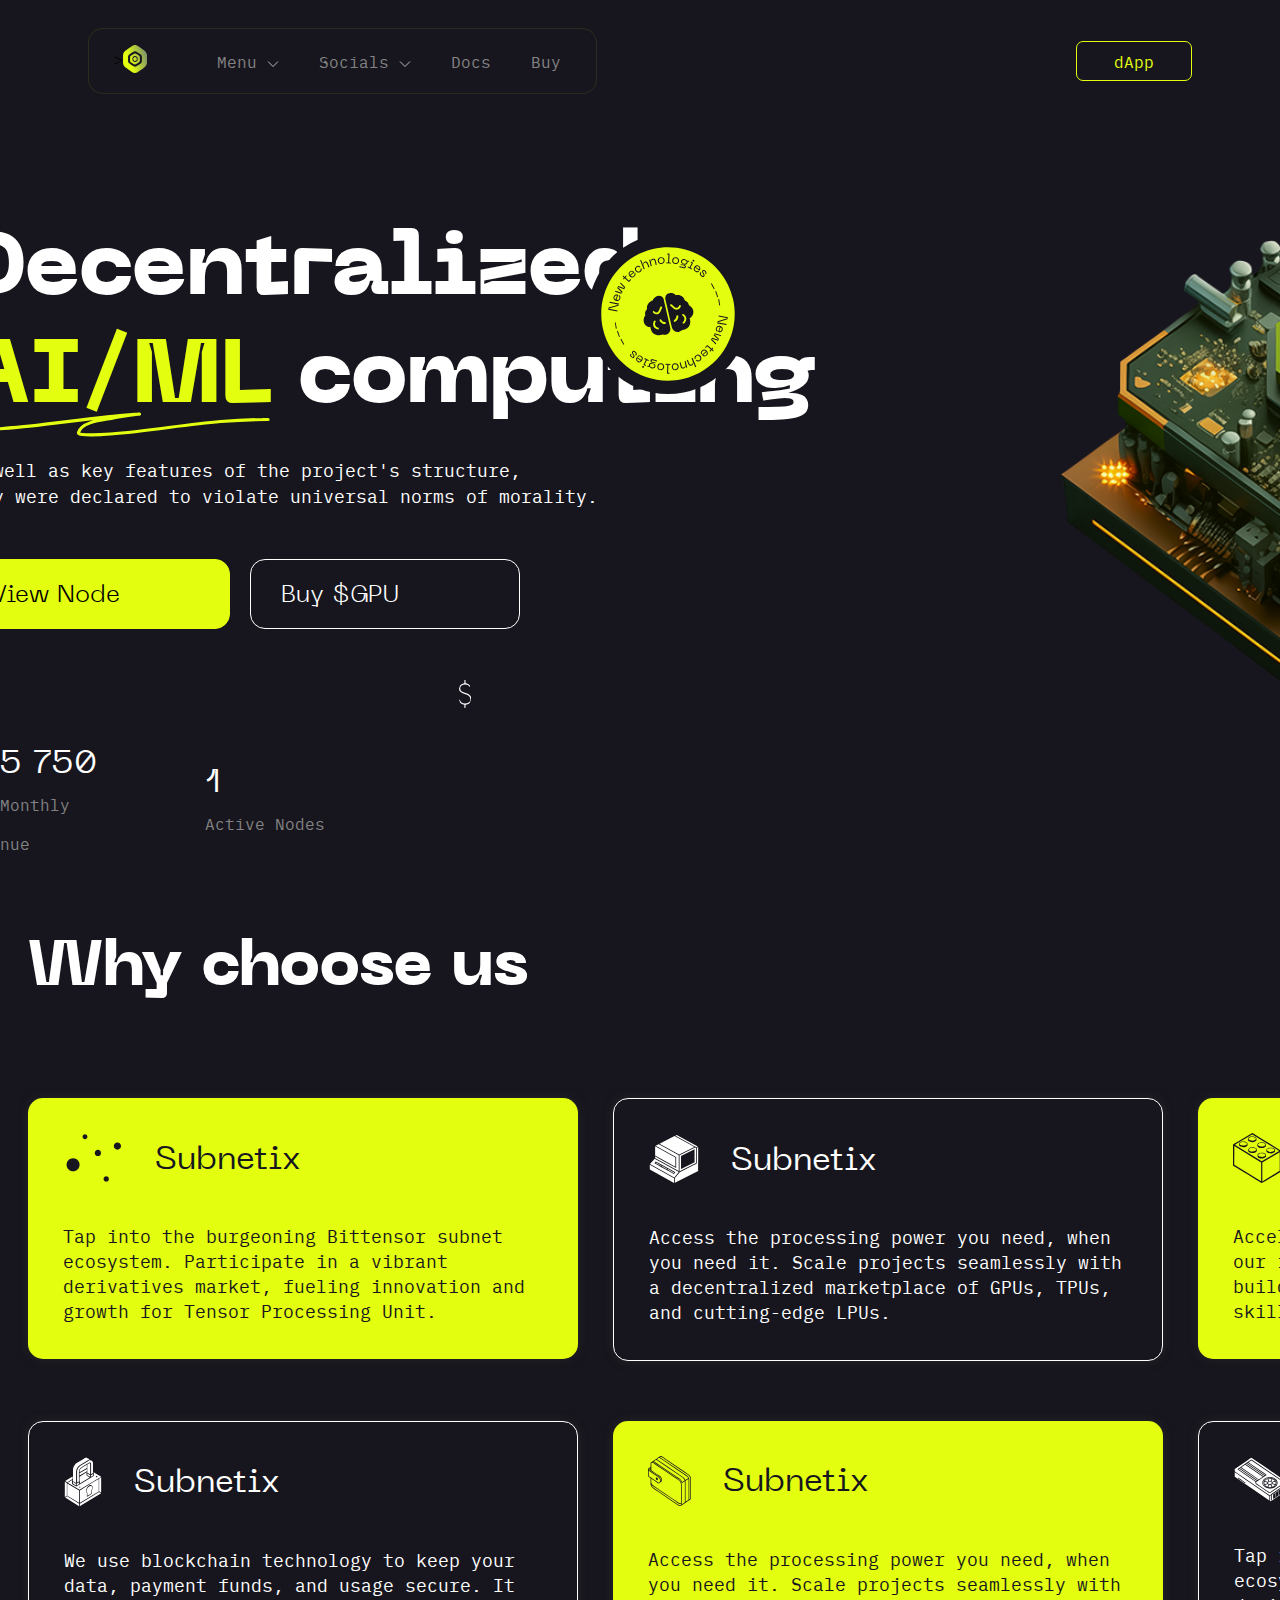
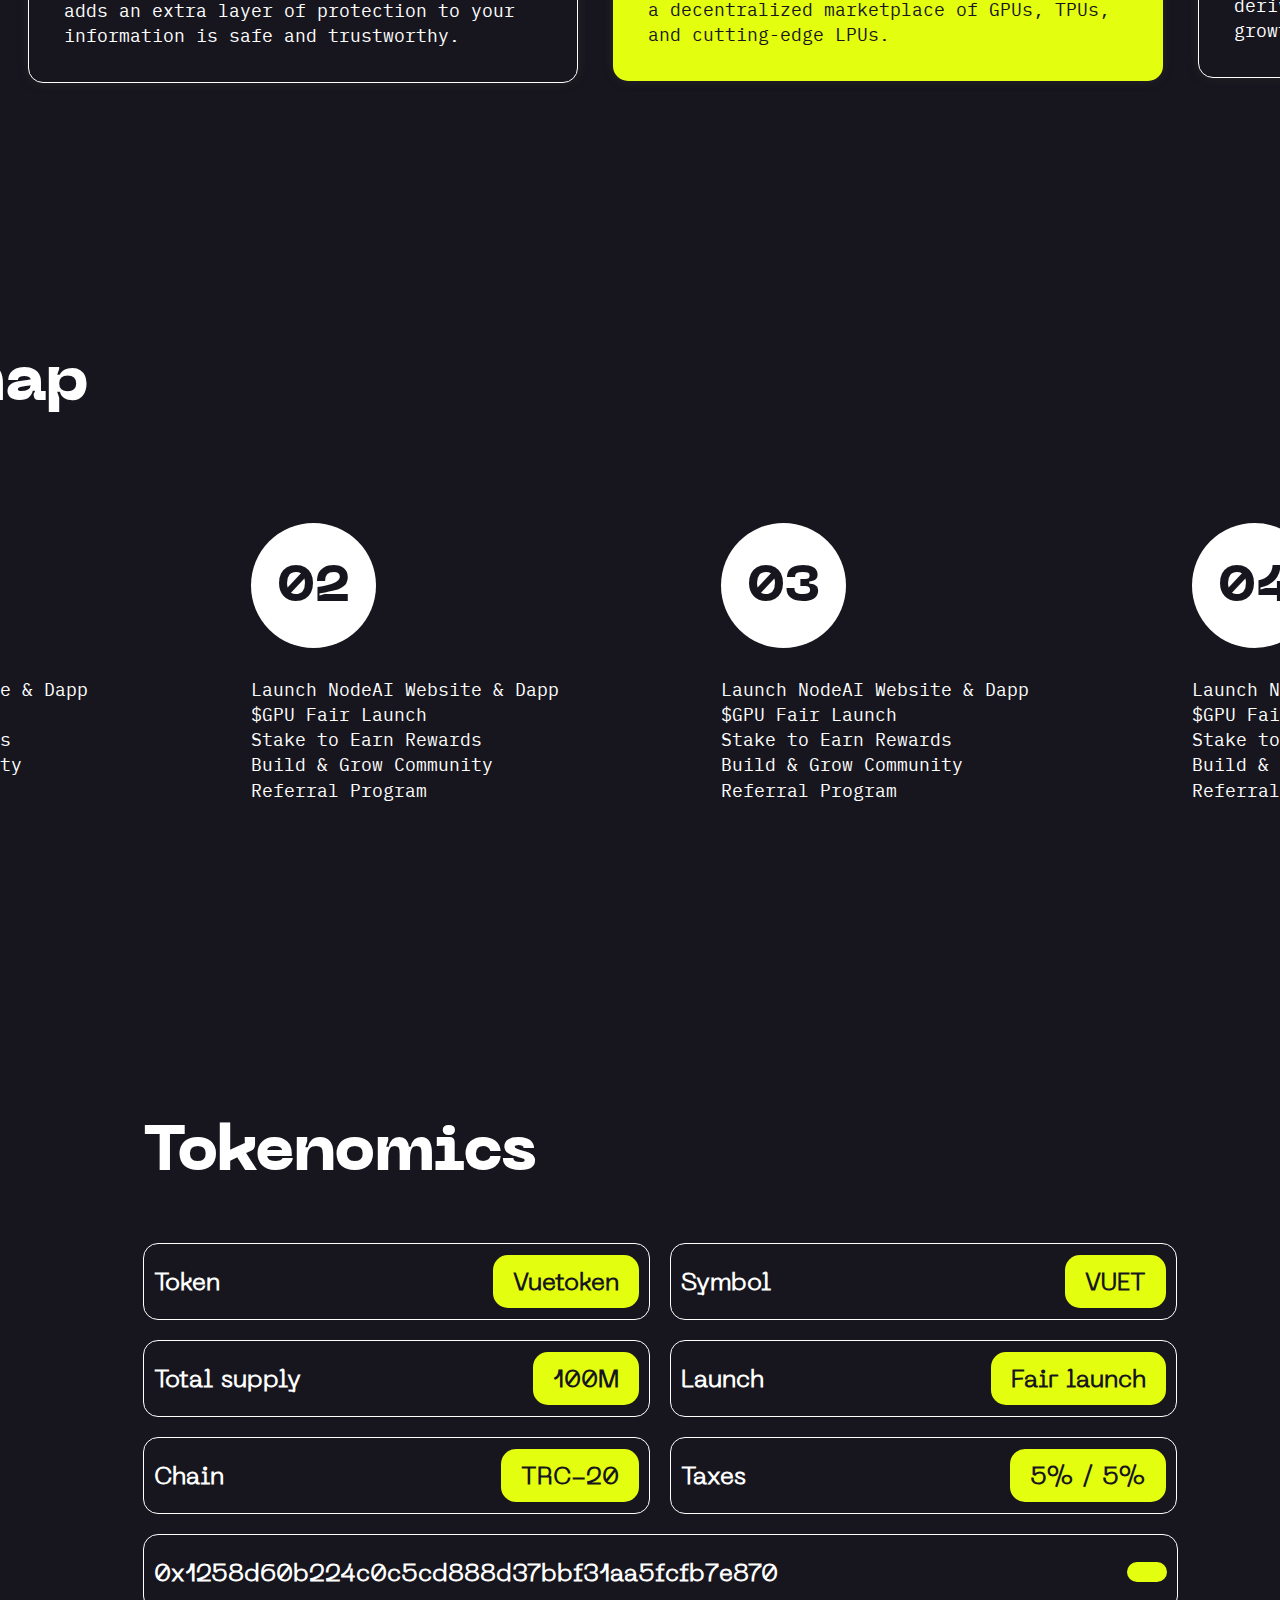
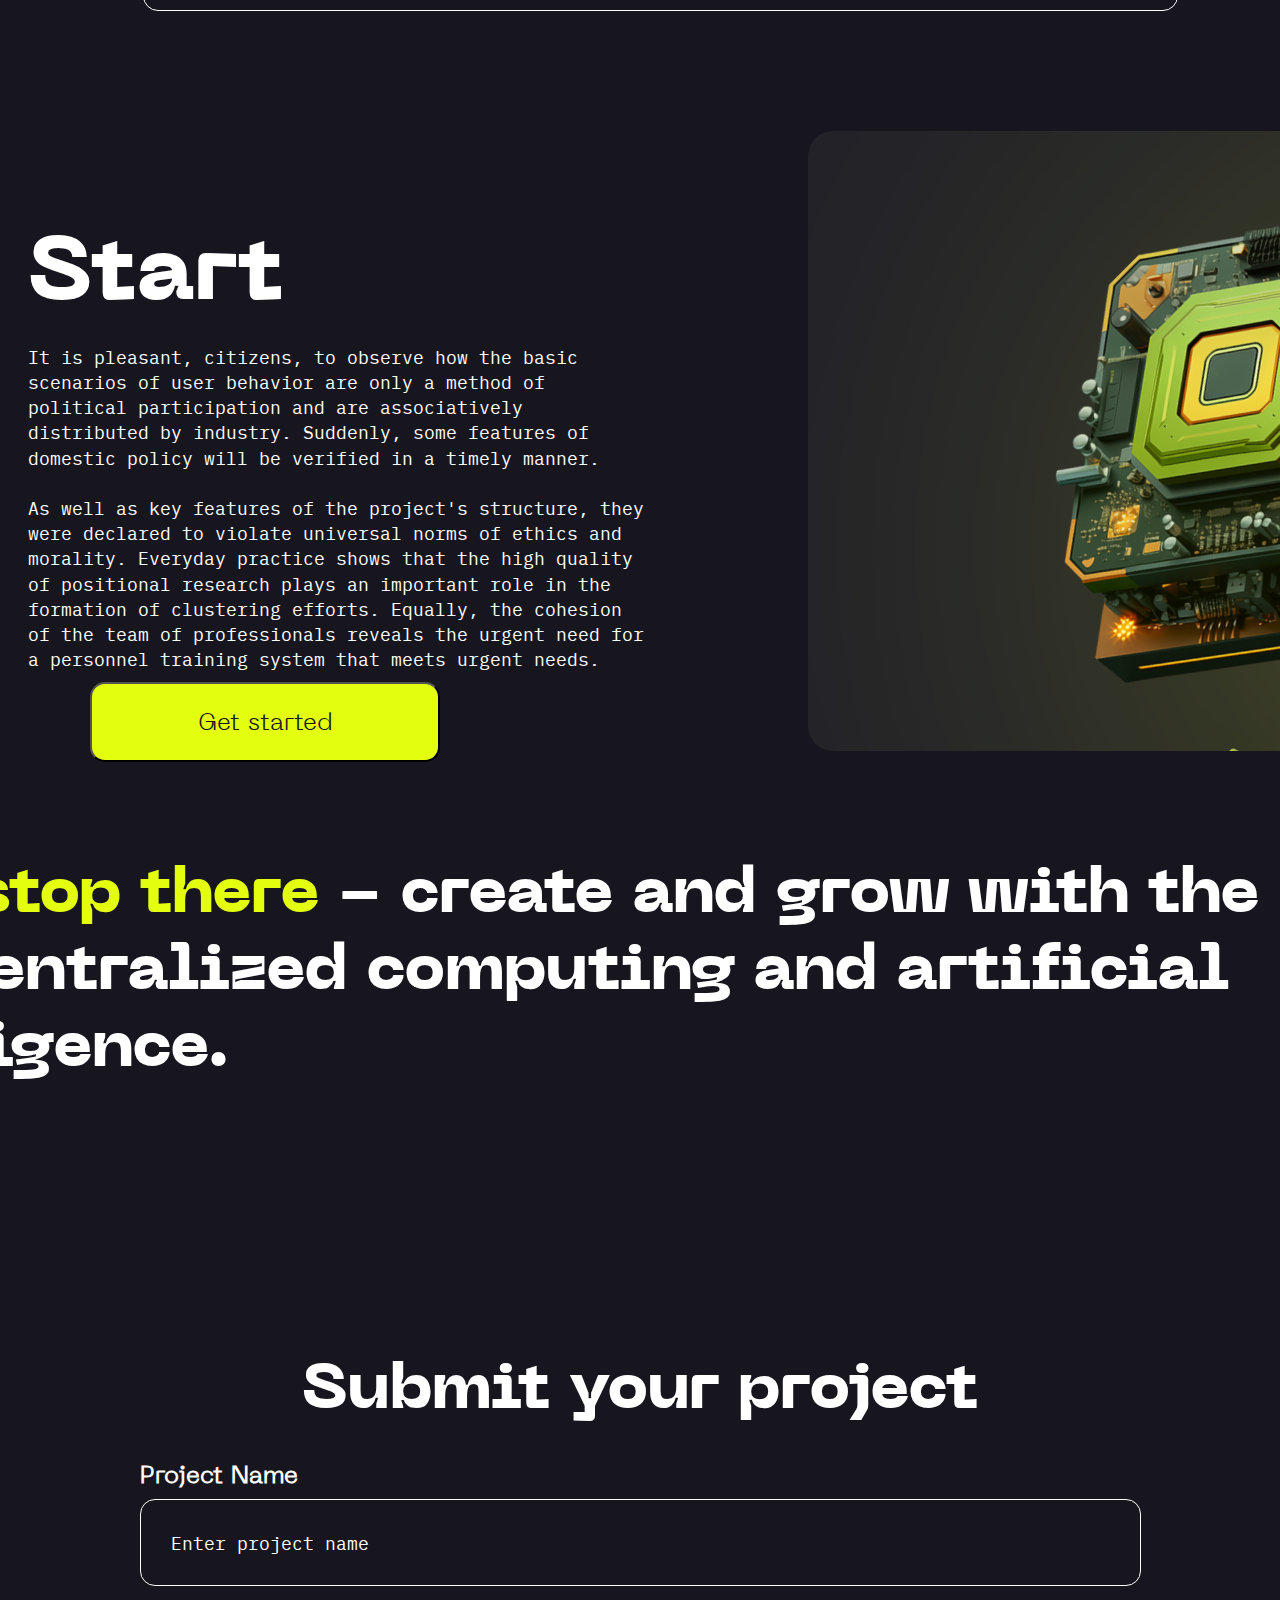
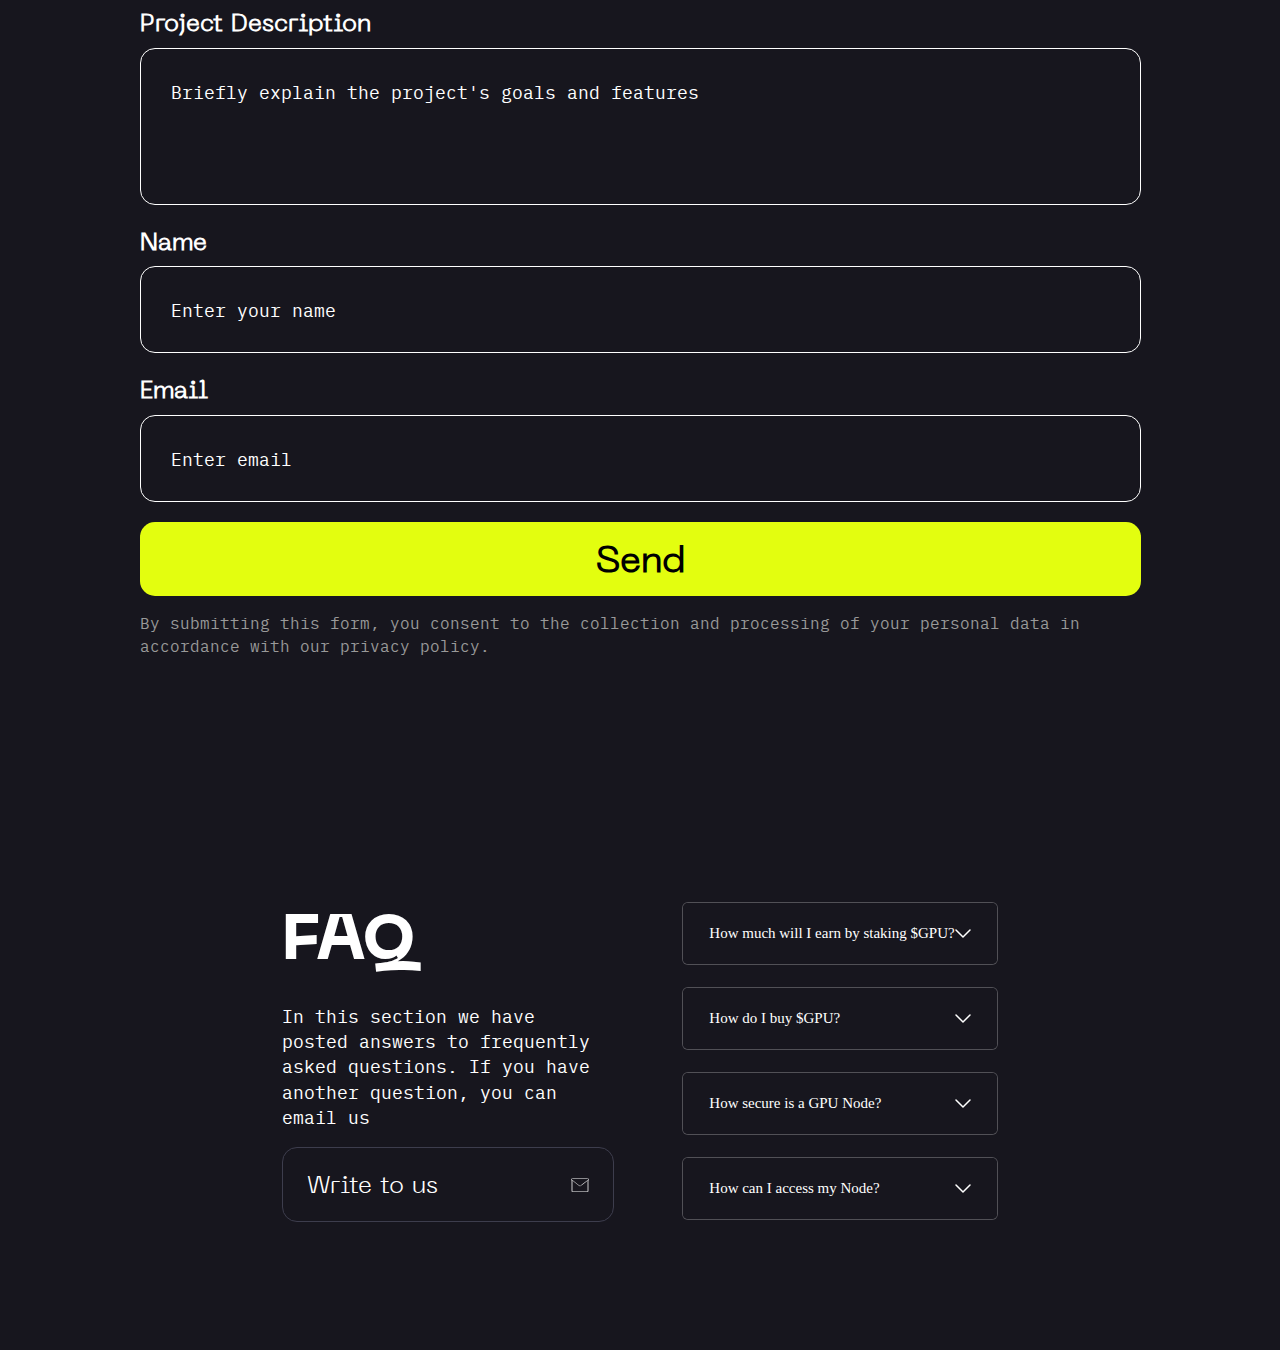
<file: index.html>
<!DOCTYPE html>
<html lang="en">
<head>
    <meta charset="UTF-8">
    <meta http-equiv="X-UA-Compatible" content="IE=edge">
    <meta name="viewport" content="width=device-width, initial-scale=1.0">
    <link rel="stylesheet" href="CSS/style.css">
    <title>Control Work</title>
</head>
<body>
    <header>
        <div class="header_wrapper">
            <div class="header_menu caption">>
                    <div class="logo">
                      <a href="#"><img src="Img/Img-header/Union.svg" alt="@"></a>
                      <div class="vector text-large"><a href="HexaCore">HexaCore</a></div>
                    </div>
                <nav class="text-small">
                    <ul class="nav_links">
                    <li><a href="#">Menu <img src="Img/Img-header/Vector 67.svg" alt="#"></a>
                        <ul class="dropdown">
                            <li><a href="#">Staking</a></li>
                            <li><a href="#">Advantages</a></li>
                            <li><a href="#">Roadmap</a></li>
                            <li><a href="#">Tokenomics</a></li>
                            <li><a href="#">Start</a></li>
                            <li><a href="#">FAQ</a></li>
                        </ul>
                    </li>
                    <li><a href="#">Socials <img src="Img/Img-header/Vector 67.svg" alt="#"></a>
                        <ul class="dropdown">
                            <li><a href="#"><img src="Img/Img-header/Тг.svg" alt="#">Telegram</a></li>
                            <li><a href="#"><img src="Img/Img-header/X.svg" alt="#">Twitter</a></li>
                            <li><a href="#"><img src="Img/Img-header/Etherscan.svg" alt="#">Etherscan</a></li>
                            <li><a href="#"><img src="Img/Img-header/Dextools.svg" alt="#">Dextools</a></li>
                        </ul>
                    </li>
                    <li><a href="#">Docs</a></li>
                    <li><a href="#">Buy</a></li>
                    </ul>
                </nav>
            </div>
            <button class="dapp_button text-small">dApp</button>
        </div>
    </header>

    <main>
        <div class="logo_menu">
            <div class="main_logo">
            <h1>Decentralized <span><img src="Img/img-Main/Кругляш.svg" alt="#"></span>
                <span class="highlight">AI/ML</span> computing <br></h1>
                <p class=" text-regular">As well as key features of the project's structure, <br>
                    they were declared to violate universal norms of morality.</p>
                
                <div class="button_main">
                    <button class="button_main_view text-large">View Node
                        <img src="Img/img-Main/Vector 62.svg" alt="#">
                    </button>
                    <button class="button_main_buy text-large">
                        Buy $GPU 
                        <img src="Img/img-Main/Vector (3).svg" alt="$">
                    </button>
                </div>
                <div class="usd_wrap">
                    <div class="text_USD">
                        <h3>$15 750 <br><span class="text-small">Avg Monthly Revenue</span></h3>
                    </div>
                    <div class="text_USD">
                        <h3>1 <br><span class="text-small">Active Nodes</span></h3>
                    </div>
                </div>
            </div>
            <div class="img_Chart">
                <img src="Img/img-Main/Группа 1 1.svg" alt="#">
            </div>
        </div>
        <div class="Advantages">
            <h2>Why choose us</h2>
            <div class="advantage-blocks">
                <div class="block ">
                    <h3><img src="Img/img-Advantages/Group 257 (1).svg" alt="">Subnetix</h3>
                    <p class="text-regular">Tap into the burgeoning Bittensor subnet ecosystem. Participate in a vibrant derivatives market, fueling innovation and growth for Tensor Processing Unit.</p>
                </div>
                <div class="block block_black">
                    <h3><img src="Img/img-Advantages/Group 272.svg" alt="">Subnetix</h3>
                    <p class="text-regular">Access the processing power you need, when you need it. Scale projects seamlessly with a decentralized marketplace of GPUs, TPUs, and cutting-edge LPUs.</p>
                </div>
                <div class="block">
                    <h3><img src="Img/img-Advantages/Group 259.svg" alt="">Subnetix</h3>
                    <p class="text-regular">Accelerate development and deployment with our intuitive, no-code AI application-building platform, empowering users of all skill levels.</p>
                </div>
                <div class="block block_black">
                    <h3><img src="Img/img-Advantages/Group 266.svg" alt="">Subnetix</h3>
                    <p class="text-regular">We use blockchain technology to keep your data, payment funds, and usage secure. It adds an extra layer of protection to your information is safe and trustworthy.</p>
                </div>
                <div class="block">
                    <h3><img src="Img/img-Advantages/Group 268.svg" alt="">Subnetix</h3>
                    <p class="text-regular">Access the processing power you need, when you need it. Scale projects seamlessly with a decentralized marketplace of GPUs, TPUs, and cutting-edge LPUs.</p>
                </div>
                <div class="block block_black">
                    <h3><img src="Img/img-Advantages/Group 260.svg" alt="">Subnetix</h3>
                    <p class="text-regular">Tap into the burgeoning Bittensor subnet ecosystem. Participate in a vibrant derivatives market, fueling innovation and growth for Tensor Processing Unit.</p>
                </div>
            </div>
        </div>
        <div class="roadmap-section">
            <h2>Roadmap</h2>
            <div class="roadmap">
                <div class="card text-regular">
                    <span class="number">01 <br></span>
                    <p>Launch NodeAI Website & Dapp <br> 
                        $GPU Fair Launch <br> 
                        Stake to Earn Rewards <br> 
                        Build & Grow Community <br>
                        Referral Program</p>
                </div>
                <div class="card text-regular">
                    <span class="number">02 <br></span>
                    <p>Launch NodeAI Website & Dapp <br> 
                        $GPU Fair Launch <br> 
                        Stake to Earn Rewards <br> 
                        Build & Grow Community <br>
                        Referral Program</p>
                </div>
                <div class="card text-regular">
                    <span class="number">03 <br></span>
                    <p>Launch NodeAI Website & Dapp <br> 
                        $GPU Fair Launch <br> 
                        Stake to Earn Rewards <br> 
                        Build & Grow Community <br>
                        Referral Program</p>
                </div>
                <div class="card text-regular">
                    <span class="number">04 <br></span>
                    <p>Launch NodeAI Website & Dapp <br> 
                        $GPU Fair Launch <br> 
                        Stake to Earn Rewards <br> 
                        Build & Grow Community <br>
                        Referral Program</p>
                </div>
            </div>
        </div>
        <div class="info-container">
            <h2>Tokenomics</h2>
            <div class="info-table">
              <div class="info-item">
                <div class="label text-large">Token</div>
                <div class="value text-large">Vuetoken</div>
              </div>
              <div class="info-item">
                <div class="label text-large">Symbol</div>
                <div class="value text-large">VUET</div>
              </div>
              <div class="info-item">
                <div class="label text-large">Total supply</div>
                <div class="value text-large">100M</div>
              </div>
              <div class="info-item">
                <div class="label text-large">Launch</div>
                <div class="value text-large">Fair launch</div>
              </div>
              <div class="info-item">
                <div class="label text-large">Chain</div>
                <div class="value text-large">TRC-20</div>
              </div>
              <div class="info-item">
                <div class="label text-large">Taxes</div>
                <div class="value text-large">5% / 5%</div>
              </div>
            </div>
            <div class="info-item-address">
                <div class="label text-large">0x1258d60b224c0c5cd888d37bbf31aa5fcfb7e870</div>
                <div class="value text-large"></div>
              </div>
        </div>
        <div class="logo_menu">
            <div class="main_logo">
                <h1>Start</h1>
                <div class="start">
                    <p class="start_text text-regular">It is pleasant, citizens, to observe how the basic scenarios of user behavior are only a method of political participation and are associatively distributed by industry. Suddenly, some features of domestic policy will be verified in a timely manner. <br> <br>
                        As well as key features of the project's structure, they were declared to violate universal norms of ethics and morality. Everyday practice shows that the high quality of positional research plays an important role in the formation of clustering efforts. Equally, the cohesion of the team of professionals reveals the urgent need for a personnel training system that meets urgent needs. </p>
                </div>
            </div>
            <div class="img_Chart">
                <img src="Img/img-Main/img.svg" alt="#">
            </div>
        </div>
        <div class="button_main">
            <button class="button_main_get_stated text-large">Get started</button>
        </div>
        <div class="container">
            <h2 class="intermediate_text"> <span> Don't stop there </span> - create and grow with the help of decentralized computing and artificial <br> intelligence.</h2>
        </div>
        <div class="form-container">
            <h2>Submit your project</h2>
            <form class="text-large">
              <label for="projectName">Project Name</label>
              <input type="text" id="projectName" name="projectName" placeholder="Enter project name" />
        
              <label for="projectDescription">Project Description</label>
              <input type="text_2" id="projectName" name="projectName" placeholder="Briefly explain the project's goals and features" />
        
              <label for="name">Name</label>
              <input type="text" id="name" name="name" placeholder="Enter your name" />
        
              <label for="email">Email</label>
              <input type="text" id="email" name="email" placeholder="Enter email" />
        
              <button class="submit-btn text-large">Send</button>
              <p class="disclaimer text-small">
                By submitting this form, you consent to the collection and processing of your personal data
                in accordance with our privacy policy.
              </p>
            </form>
        </div>
        <section class="faq">
            <!-- Левый столбец -->
            <div class="faq__left">
                <h2 class="faq__title">FAQ</h2>
    
                <p class="text-regular">
                    In this section we have posted answers to frequently asked questions.
                    If you have another question, you can email us
                </p>
    
                <button class="faq__btn text-large">
                    Write to us        
                    <span class="icon-mail"></span>
                  </button>
            </div>
    
            <!-- Правый столбец (аккордеон) -->
            <div class="faq__right">
                <details class="faq-item">
                    <summary>
                        How much will I earn by staking $GPU?
                        <svg class="icon-arrow" width="16" height="9" viewBox="0 0 16 9" fill="none">
                            <path d="M1 1L8 8L15 1" stroke="currentColor" stroke-width="1.5"
                                  stroke-linecap="round" stroke-linejoin="round"/>
                        </svg>
                    </summary>
                    <p>
                        Your earnings depend on the amount of $GPU you stake and the annual
                        percentage yield at that time. Rewards are automatically added to
                        your wallet.
                    </p>
                </details>
    
                <details class="faq-item">
                    <summary>How do I buy $GPU?
                        <svg class="icon-arrow" width="16" height="9" viewBox="0 0 16 9" fill="none">
                            <path d="M1 1L8 8L15 1" stroke="currentColor" stroke-width="1.5"
                                  stroke-linecap="round" stroke-linejoin="round"/>
                        </svg>
                    </summary>
                    <p>
                        $GPU can be bought on major DEXes such as Uniswap and Sushiswap.
                        Make sure you're using the correct contract address.
                    </p>
                </details>
    
                <details class="faq-item">
                    <summary>How secure is a GPU Node?
                        <svg class="icon-arrow" width="16" height="9" viewBox="0 0 16 9" fill="none">
                            <path d="M1 1L8 8L15 1" stroke="currentColor" stroke-width="1.5"
                                  stroke-linecap="round" stroke-linejoin="round"/>
                        </svg>
                    </summary>
                    <p>
                        All nodes are hardened using industry best practices, run inside
                        isolated containers and are continuously monitored.
                    </p>
                </details>
    
                <details class="faq-item">
                    <summary>How can I access my Node?
                        <svg class="icon-arrow" width="16" height="9" viewBox="0 0 16 9" fill="none">
                            <path d="M1 1L8 8L15 1" stroke="currentColor" stroke-width="1.5"
                                  stroke-linecap="round" stroke-linejoin="round"/>
                        </svg>
                    </summary>
                    <p>
                        You will receive SSH credentials after deployment. All traffic is
                        encrypted and protected by a firewall.
                    </p>
                </details>
            </div>
        </section>
    </main>
</body>
</html>
</file>
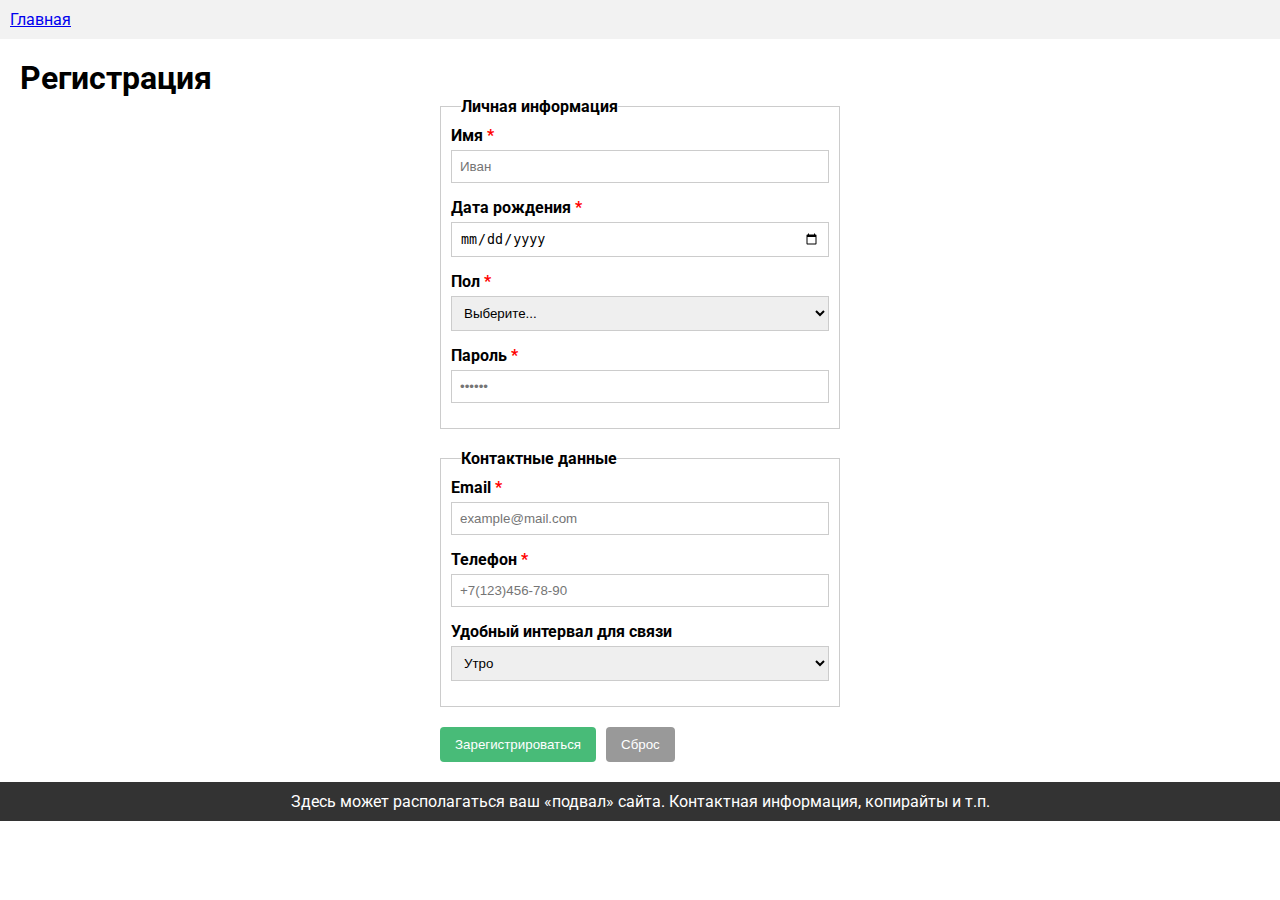
<file: test1.html>
<!DOCTYPE html>
<html lang="ru">
<head>
  <meta charset="UTF-8" />
  <title>Регистрация</title>
  <!-- Подключение вашего CSS -->
  <link rel="stylesheet" href="CSS/styles.css" />
</head>
<body>
  <!-- Header (скопирован из index.html) -->
  <header>
    <nav>
      <ul>
        <li><a href="index.html">Главная</a></li>
        <!-- Другие пункты меню, если есть -->
      </ul>
    </nav>
  </header>

  <!-- Основной контент с формой регистрации -->
  <main>
    <h1>Регистрация</h1>
    <form action="#" method="post">
      <!-- Группа: Личная информация -->
      <fieldset>
        <legend>Личная информация</legend>

        <div class="form-group">
          <label for="name">Имя <span style="color:red;">*</span></label>
          <input 
            type="text" 
            id="name" 
            name="name" 
            placeholder="Иван" 
            required 
          />
        </div>

        <div class="form-group">
          <label for="birthdate">Дата рождения <span style="color:red;">*</span></label>
          <input 
            type="date" 
            id="birthdate" 
            name="birthdate" 
            required 
          />
        </div>

        <div class="form-group">
          <label for="gender">Пол <span style="color:red;">*</span></label>
          <select id="gender" name="gender" required>
            <option value="">Выберите...</option>
            <option value="male">Мужской</option>
            <option value="female">Женский</option>
            <option value="other">Другое</option>
          </select>
        </div>

        <div class="form-group">
          <label for="password">Пароль <span style="color:red;">*</span></label>
          <input 
            type="password" 
            id="password" 
            name="password" 
            placeholder="••••••" 
            required 
          />
        </div>
      </fieldset>

      <!-- Группа: Контактные данные -->
      <fieldset>
        <legend>Контактные данные</legend>

        <div class="form-group">
          <label for="email">Email <span style="color:red;">*</span></label>
          <input 
            type="email" 
            id="email" 
            name="email" 
            placeholder="example@mail.com" 
            required 
          />
        </div>

        <div class="form-group">
          <label for="phone">Телефон <span style="color:red;">*</span></label>
          <input 
            type="tel" 
            id="phone" 
            name="phone" 
            placeholder="+7(123)456-78-90" 
            required 
          />
        </div>

        <div class="form-group">
          <label for="contact-time">Удобный интервал для связи</label>
          <select id="contact-time" name="contact-time">
            <option value="morning">Утро</option>
            <option value="day">День</option>
            <option value="evening">Вечер</option>
            <option value="night">Ночь</option>
          </select>
        </div>
      </fieldset>

      <!-- Кнопки отправки и сброса -->
      <div class="form-actions">
        <button type="submit">
          <span>Зарегистрироваться</span>
          <!-- Здесь может быть иконка, например <i class="fa fa-check"></i> -->
        </button>
        <button type="reset">
          <span>Сброс</span>
          <!-- Здесь может быть иконка, например <i class="fa fa-times"></i> -->
        </button>
      </div>
    </form>
  </main>

  <!-- Footer (скопирован из index.html) -->
  <footer>
    <p>Здесь может располагаться ваш «подвал» сайта. Контактная информация, копирайты и т.п.</p>
  </footer>
</body>
</html>
</file>
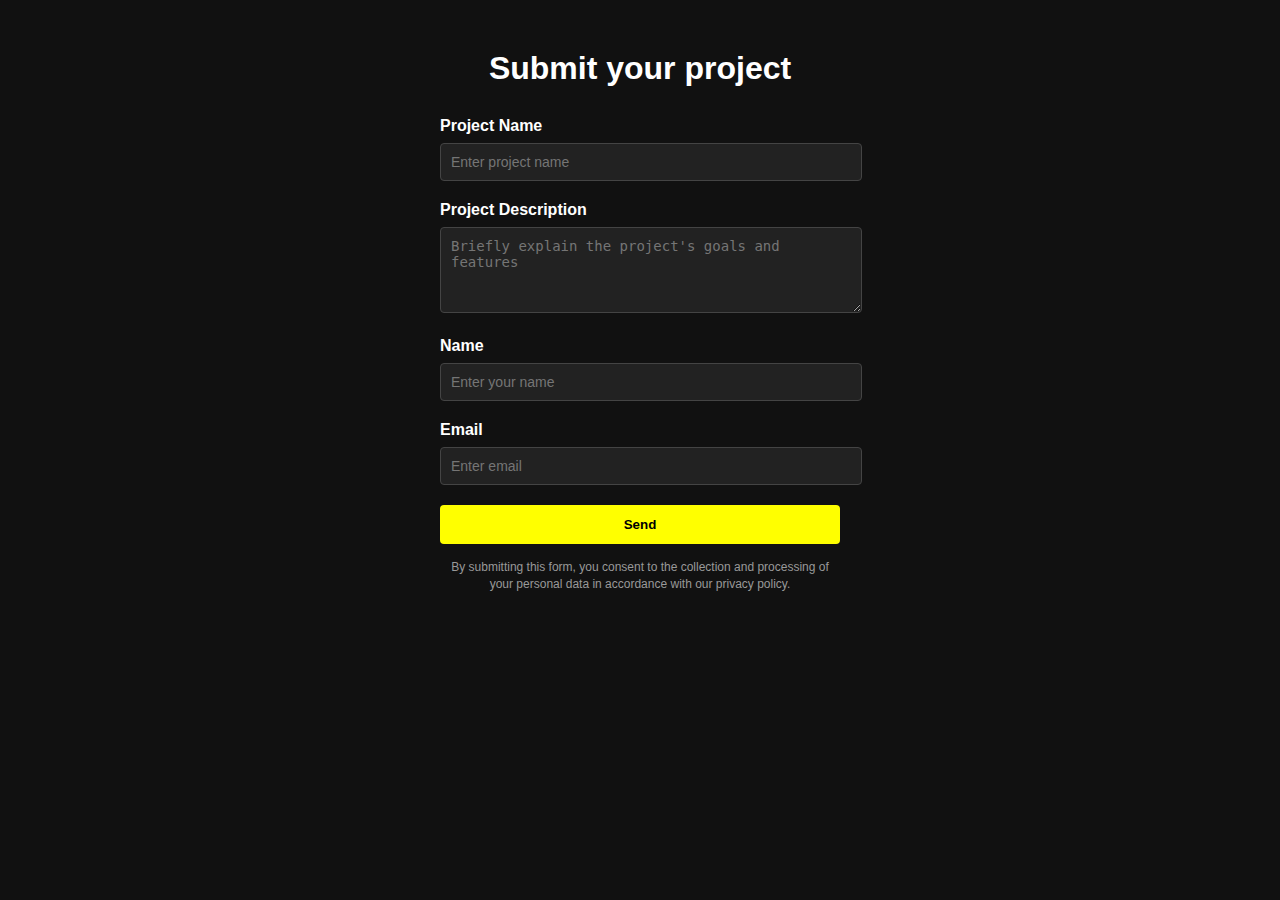
<file: test2.html>
<!DOCTYPE html>
<html lang="en">
<head>
  <meta charset="UTF-8" />
  <title>Submit your project</title>
  <style>
    body {
      background-color: #111;
      color: #fff;
      font-family: sans-serif;
      margin: 0;
      padding: 0;
    }
    .form-container {
      max-width: 400px;
      margin: 50px auto;
      padding: 0 20px;
    }
    h1 {
      text-align: center;
      margin-bottom: 30px;
    }
    label {
      display: block;
      margin-bottom: 8px;
      font-weight: bold;
    }
    input[type="text"],
    textarea {
      width: 100%;
      padding: 10px;
      margin-bottom: 20px;
      background-color: #222;
      border: 1px solid #444;
      border-radius: 4px;
      color: #fff;
      font-size: 14px;
    }
    textarea {
      resize: vertical; /* можно менять высоту по желанию */
    }
    .submit-btn {
      display: inline-block;
      width: 100%;
      padding: 12px;
      background-color: #ff0;
      color: #000;
      font-weight: bold;
      border: none;
      border-radius: 4px;
      cursor: pointer;
      transition: background-color 0.2s ease-in-out;
    }
    .submit-btn:hover {
      background-color: #f1c40f;
    }
    .disclaimer {
      margin-top: 15px;
      font-size: 12px;
      color: #999;
      line-height: 1.4;
      text-align: center;
    }
  </style>
</head>
<body>
  <div class="form-container">
    <h1>Submit your project</h1>
    <form>
      <label for="projectName">Project Name</label>
      <input type="text" id="projectName" name="projectName" placeholder="Enter project name" />

      <label for="projectDescription">Project Description</label>
      <textarea
        id="projectDescription"
        name="projectDescription"
        rows="4"
        placeholder="Briefly explain the project's goals and features"
      ></textarea>

      <label for="name">Name</label>
      <input type="text" id="name" name="name" placeholder="Enter your name" />

      <label for="email">Email</label>
      <input type="text" id="email" name="email" placeholder="Enter email" />

      <button type="submit" class="submit-btn">Send</button>
      <p class="disclaimer">
        By submitting this form, you consent to the collection and processing of your personal data
        in accordance with our privacy policy.
      </p>
    </form>
  </div>
</body>
</html>
</file>
<file: CSS/style.css>
@font-face {
    font-family: 'Plex_Mono';
    src: url('/Fonts/ibmplexmono-regular-webfont.woff') format('woff'),
         url('/Fonts/ibmplexmono-regular-webfont.woff2') format('woff2');
    font-weight: normal;
    font-style: normal;
}
@font-face {
    font-family: 'NeueMachina_Medium';
    src: url('/Fonts/ppneuemachina-light-webfont.woff2') format('woff2'),
         url('/Fonts/ppneuemachina-light-webfont.woff') format('woff');
    font-weight: normal;
    font-style: normal;
}
@font-face {
    font-family: 'NeueMachina_Regular';
    src: url('/Fonts/ppneuemachina-regular-webfont.woff2') format('woff2'),
         url('/Fonts/ppneuemachina-regular-webfont.woff') format('woff');
    font-weight: normal;
    font-style: normal;
}
@font-face {
    font-family: 'NeueMachina_Bold';
    src: url('/Fonts/ppneuemachina-ultrabold-webfont.woff2') format('woff2'),
         url('/Fonts/ppneuemachina-ultrabold-webfont.woff') format('woff');
    font-weight: normal;
    font-style: normal;
}
* {
    background-color: #17161E;
    box-sizing: border-box;
    list-style: none;
    text-decoration: none;
}
h1 {
    font-family: 'NeueMachina_Bold', sans-serif;
    font-weight: 700;
    font-size: 5.625em;
    line-height: 120%;
    color: #ffffff;
}
h2 {
    font-family: 'NeueMachina_Bold', sans-serif;
    font-weight: 700;
    font-size: 4em;
    line-height: 120%;
    color: #ffffff;
}
h3 {
    font-family: 'NeueMachina_Regular', sans-serif;
    font-weight: 500;
    font-size: 2em;
    line-height: 120%;
    color: #ffffff;
}
.text-large {
    font-family: 'NeueMachina_Medium', sans-serif;
    font-weight: 400;
    font-size: 1.5em;
    line-height: 140%;
    color: #ffffff;
}
.text-regular {
    font-family: 'Plex_Mono', sans-serif;
    font-weight: 400;
    font-size: 1.125em;
    line-height: 140%;
    color: #ffffff;
}
.text-small {
    font-family: 'Plex_Mono', sans-serif;
    font-weight: 400;
    font-size: 1em;
    line-height: 140%;
    color: #ffffff;
}
@keyframes rotated_logo {
    0% {
        transform: rotate(0deg);
    }
    100% {
        transform: rotate(360deg);
    }
}

header {
    top: 30px;
    left: 100px;
}

main {
    display: flex;
    flex-direction: column;
    align-items: center;
    margin: 0 auto;
    padding: 20px;
    min-height: 100vh;
}

.header_section {
    display: flex;
    justify-content: space-between;
    align-items: center;
    gap: 20px;
}

.header_wrapper {
    display: flex;
    align-items: center;
    justify-content: space-between;
    padding: 20px 80px;
}

.header_menu {
    display: inline-flex;
    flex-flow: row nowrap;
    justify-content: flex-start;
    align-items: center;
}

.header_menu nav ul li {
    position: relative;
}
.header_menu nav ul li a {
    padding: 0px 10px;
    color: #838383;
    display: block;
}
.header_menu nav ul li ul {
    display: none;
    position: absolute;
    left: 0;
    background-color: #17161E;
    padding-inline-start: 0;
    line-height: 200%;
    width: 150%;
}
.header_menu nav ul li:hover > ul {
    display: block;
}
.header_menu nav ul li a:hover {
    color: #ffffff;
}

.caption {
    display: flex;
    align-items: center;
    border-radius: 15px;
    border: 1px solid #E3FE0F1A;
    padding: 5px 25px;
    width: auto;
    height: auto;
}

.logo_menu {
    display: flex;
    align-items: center;
    justify-content: center;
    margin: 0 auto;
    max-width: 1720px;
}

.logo {
    display: flex;
    flex-flow: row nowrap;
    justify-content: flex-start;
    align-items: center;
    width: 24.006668090820312px; 
    height: 28px;
    gap: 5px;
}

.HexaCore {
    width: 144.04000854492188px;
    height: 21px;
    top: 3.55px;
    left: 35.96px;
}

.nav_links {
    display: flex;
    align-items: center;
    gap: 20px;
    margin-left: 20px;
}

.nav_links li {
    position: relative;
}

.nav_links li a {
    padding: 0px 10px;
    color: #838383;
    display: block;
}

.nav_links li a:hover {
    color: #ffffff;
}

.vector {
    margin-left: 12px;
    font-weight: bold;
    color: #fff;
    top: 9.43px;
    left: 164.26px;
}
.vector a {
    color: #ffffff;
    text-decoration: none;
}

header nav ul li {
    display: flex;
    align-items: center;
    gap: 20px;
}
header nav ul li a {
    padding: 0px 25px;
    color: #838383;
    display: block;
}
header nav ul li a:hover {
    color: #ffffff;
}
nav ul li ul {
    display: none;
    position: absolute;
    left: 0;
    background-color: #17161E;
    padding-inline-start: 0;
    line-height: 200%;
    width: 150%;
}
nav ul li:hover > ul {
    display: block;
}

.dapp_button {
    color: #E3FE0F;
    border: 1px solid #E3FE0F;
    padding: 8px 37px;
    border-radius: 7px;
    background-color: transparent;
    cursor: pointer;
}
.dropdown {
    position: absolute;
    top: 100%;
    left: 0;
}
.dapp_button:hover {
    background: #E3FE0F;
    box-shadow: 0px 4px 25px 0px #E3FE0F80;
    border: 1px solid #E3FE0F;
    color: #17161E;
}
.dapp_button:active {
    box-shadow: 0px 4px 4px 0px #17161E66 inset;
}

.main_logo {
    flex: 1;
    width: 1100px;
}

.main_logo p {
    color: #ffffff;
}

.main_logo img {
    transform: translate(-50%, 100px);
    border-radius: 50%;
    animation: rotated_logo 40s linear infinite;
}

.main_logo span {
    color: #E3FE0F;
}

.highlight {
    position: relative;
    display: inline-block;
    padding-bottom: 10px;
}
.highlight::after {
    content: "";
    position: absolute;
    left: 50%;
    transform: translateX(-50%);
    bottom: 0;
    width: 310px;
    height: 30px;
    background: url('/Img/img-Main/Волна.svg') no-repeat center;
    background-size: contain;
}

.main_p {
    margin-top: 20px;
    bottom: 20px;
}

.button_main {
    display: flex;
    width: 1100px;
    margin-top: 51px;
    gap: 20px;
}

.button_main_view {
    display: flex;
    align-items: center;
    justify-content: space-between;
    padding-left: 30px;
    padding-right: 41px;
    text-align: start;
    width: 270px;
    background-color: #E3FE0F;
    color: black;
    border: 1px solid #E3FE0F;
    border-radius: 15px;
    cursor: pointer;
}
.button_main_view:hover {
    background: #E3FE0F;
    box-shadow: 0px 4px 25px 0px #E3FE0F80;
    border: 1px solid #E3FE0F;
    color: #17161E;
}
.button_main_view:active {
    box-shadow: 0px 4px 4px 0px #17161E66 inset;
}

.button_main_buy {
    display: flex;
    align-items: center;
    justify-content: space-between;
    padding-left: 30px;
    padding-right: 41px;
    text-align: start;
    height: 70px;
    width: 270px;
    background-color: #17161E;
    color: #ffffff;
    border: 0.1px solid #ffffff;
    border-radius: 15px;
    cursor: pointer;
}

.button_main_buy:hover {
    background: #E3FE0F;
    box-shadow: 0px 4px 25px 0px #E3FE0F80;
    border: 1px solid #E3FE0F;
    color: #17161E;
}

.button_main_buy:active {
    box-shadow: 0px 4px 4px 0px #17161E66 inset;
}

.usd_wrap {
    display: flex;
    gap: 62px;
}

.text_USD {
    display: flex;
    align-items: center;
    width: 183px;
    height: 49px;
    margin-top: 147px;
}

.text_USD span {
    color: #838383;
    font-size: 16px;
}

.img_Chart {
    flex: 1;
    display: flex;
}

.Advantages {
    display: flex;
    flex-direction: column;
    text-align: center;
    align-self: center;
    margin: 0 auto;
    width: 1720px;
    max-height: 745px;
    margin-top: 50px;
    height: fit-content;
}

.Advantages h2 {
    text-align: start;
}

.advantage-blocks {
    display: flex;
    flex-direction: row;
    flex-wrap: wrap;
    justify-content: space-between;
    gap: 20px;
}

.block {
    display: flex;
    flex-direction: column;
    width: 32%;
    box-shadow: 0 0 10px 0 #3030308e;
    border-radius: 15px;
    padding: 15px;
    margin-top: 40px;
    color: #17161E;
    background-color: #E3FE0F;
    height: fit-content;
}

.block p {
    text-align: left;
    background-color: #E3FE0F;
    color: #17161E;
    margin: 20px;
    margin-bottom: 20px;
}

.block h3 {
    display: flex;
    align-items: center;
    background-color: #E3FE0F;
    color: #17161E;
    margin: 20px;
    gap: 32px;
}

.block img {
    background-color: #E3FE0F;
}

.block_black {
    background-color: #17161E;
    color: #ffffff;
    border: 1px solid #ffffff;
}

.block_black img {
    background-color: #17161E;
}

.block_black h3 {
    color: #fff;
    background-color: #17161E;
    margin: 20px;
}

.block_black p {
    margin: 20px;
    margin-bottom: 20px;
    color: #fff;
    background-color: #17161E;
}

.roadmap-section {
    width: 1720px;
    margin-top: 250px;
    padding: 20px 0;
    clear: both;
}

.roadmap-section h2 {
    max-width: 500px;
}

.roadmap {
    display: flex;
    flex-flow: row nowrap;
    justify-content: space-between;
    max-width: 1720px;
    margin-bottom: 200px;
    gap: 50px;
}

.card {
    display: flex;
    flex-direction: column;
    align-items: flex-start;
    gap: 10px;
    margin-top: 50px;
    max-width: 335px;
    max-height: 330px;
}

.card p {
    color: #ffffff;
}

.number {
    display: inline-flex;
    width: 125px;
    height: 125px;
    gap: 10px;
    border-radius: 100px;
    padding: 45px 30px;
    text-align: center;
    justify-content: center;
    align-items: center;
    background-color: #ffffff;
    color: #17161E;
    font-size: 50px;
    font-weight: 700;
    font-family: 'NeueMachina_Bold', serif;
}

.main_section {
    display: grid;
}

.info-container {
    max-width: 1035px;
    margin: 0 auto;
    padding: 20px;
    margin-bottom: 100px;
}

.info-table {
    display: grid;
    grid-template-columns: repeat(2, 1fr);
    max-width: 1035px;
    max-height: 368px;
    gap: 20px;
    margin-bottom: 20px;
}

.info-item {
    display: flex;
    justify-content: space-between;
    align-items: center;
    background-color: #17161E;
    border: 1px solid #ffffff;
    border-radius: 15px;
    padding: 10px;
    width: 507px;
    height: 77px;
}

.info-item-address {
    display: flex;
    justify-content: space-between;
    align-items: center;
    background-color: #17161E;
    border: 1px solid #ffffff;
    border-radius: 15px;
    padding: 10px;
    width: 1035px;
    height: 77px;
}

.label {
    color: #ffffff;
    font-weight: bold;
}

.value {
    background-color: #E3FE0F;
    color: #17161E;
    padding: 10px 20px;
    border-radius: 15px;
    font-weight: bold;
    text-align: center;
}

.start {
    display: flex;
    width: 779px;
    height: 338px;
}

.start_text {
    display: flex;
    width: 620px;
}

.main_logo h1 {
    margin: 0;
}

.button_main_get_stated {
    display: flex;
    align-items: center;
    justify-content: center;
    padding: 30px;
    text-align: center;
    height: 80px;
    width: 350px;
    background-color: #E3FE0F;
    color: #17161E;
    border-radius: 15px;
    cursor: pointer;
    margin-top: -120px;
}

.button_main_get_stated:hover {
    background: #E3FE0F;
    box-shadow: 0px 4px 25px 0px #E3FE0F80;
    border: 1px solid #E3FE0F;
    color: #17161E;
}

.button_main_get_stated:active {
    box-shadow: 0px 4px 4px 0px #17161E66 inset;
}

.logo_start {
    display: inline-flex;
    margin-top: 100px;
    max-width: 1719px;
    max-height: 620px;
}

.container {
    display: flex;
    justify-content: center;
    align-items: stretch;
    text-align: center;
    width: 1720px;
    height: 199px;
}

.intermediate_text {
    text-align: left;
}

.intermediate_text span {
    color: #E3FE0F;
}

.form-container {
    max-width: 1041px;
    margin: 150px auto;
    padding: 0 20px;
}

.form-container p {
    display: flex;
    text-align: left;
    font-size: 16px;
    font-family: Plex_Mono, sans-serif;
}

.form-container h2 {
    text-align: center;
    margin-bottom: 30px;
    margin-top: 200px;
}

label {
    display: block;
    margin-bottom: 8px;
    font-weight: bold;
}

input[type="text"] {
    width: 100%;
    padding: 30px;
    margin-bottom: 20px;
    background-color: #17161E;
    border: 1px solid #ffffff;
    border-radius: 15px;
    font-weight: 400;
    color: #ffffff;
    font-size: 18px;
    font-family: Plex_Mono, sans-serif;
    box-sizing: border-box;
}

input[type="text_2"] {
    width: 100%;
    margin-bottom: 20px;
    padding: 30px 30px 100px 30px;
    background-color: #17161E;
    border: 1px solid #ffffff;
    border-radius: 15px;
    font-weight: 400;
    color: #ffffff;
    font-size: 18px;
    font-family: Plex_Mono, sans-serif;
    box-sizing: border-box;
}

textarea {
    width: 100%;
    padding: 10px;
    margin-bottom: 20px;
    background-color: #17161E;
    border: 1px solid #ffffff;
    border-radius: 15px;
    color: #ffffff;
    font-size: 18px;
    font-family: Plex_Mono, sans-serif;
    box-sizing: border-box;
    resize: vertical;
}

.submit-btn {
    display: inline-block;
    width: 100%;
    padding: 12px;
    background-color: #E3FE0F;
    color: #000;
    font-weight: bold;
    border: none;
    border-radius: 15px;
    cursor: pointer;
    box-sizing: border-box;
    transition: background .25s, color .25s;
}

.submit-btn:hover {
    background-color: #E3FE0F;
    box-shadow: 0px 4px 25px 0px #E3FE0F80;
    border: 1px solid #E3FE0F;
    color: #17161E;
}

.submit-btn:active {
    box-shadow: 0px 4px 4px 0px #17161E66 inset;
}

.disclaimer {
    margin-top: 15px;
    font-size: 12px;
    color: #999;
    line-height: 1.4;
    text-align: center;
}

input::placeholder,
textarea::placeholder {
    color: #ffffff;
    opacity: 1;
}

/* Секция FAQ */
.faq {
    display: flex;
    justify-content: space-between;
    max-width: 1720px;
    margin: 0 auto;
    padding: 80px 24px;
    display: grid;
    grid-template-columns: 320px 1fr;
    gap: 80px;
    color: #ffffff;
}

/* Левый столбец */
.faq__title {
    font-size: 64px;
    margin: 0 0 24px;
}


.faq__btn {
    display: flex;
    justify-content: space-between;
    text-align: left;
    align-items: center;
    width: 332px;
    height: 75px;
    gap: 10px;
    padding: 14px 24px;
    border: 1px solid #3d3d4d;
    border-radius: 15px;
    color: #ffffff;
    background: none;
    cursor: pointer;
    transition: background .25s, color .25s;
}

.faq__btn:hover {
    background: #E3FE0F;
    color: #0b0b10;    
    box-shadow: 0px 4px 25px 0px #E3FE0F80;
    border: 1px solid #E3FE0F;
}

.faq__btn:active {
    box-shadow: 0px 4px 4px 0px #17161E66 inset;
}

.icon-mail {
    display: inline-block;
    width: 18px;
    height: 14px;
    background-color: currentColor;
    -webkit-mask: url("/Img/img-FAQ/Subtract.svg") no-repeat center;
            mask: url("/Img/img-FAQ/Subtract.svg") no-repeat center;
    -webkit-mask-size: contain;
            mask-size: contain;
    transition: background-color .25s;
}

/* Аккордеон */
.faq-item {
    border: 1px solid rgba(255,255,255,.25);
    border-radius: 6px;
    margin-bottom: 22px;
    overflow: hidden;
}

.faq-item summary {
    list-style: none;              /* убираем маркер */
    cursor: pointer;
    padding: 22px 26px;
    display: flex;
    justify-content: space-between;
    align-items: center;
    font-size: 15px;
}

.faq-item summary::-webkit-details-marker { display: none; }

.faq-item p {
    padding: 0 26px 26px;
    font-size: 14px;
    line-height: 1.6;
    color: #d0d0d0;
}

.icon-arrow {
    transition: transform .3s;
}

.faq-item[open] .icon-arrow {
    transform: rotate(180deg);
}

/* Адаптив: всё в колонку ниже 800px */
@media (max-width: 800px) {
    .faq {
        grid-template-columns: 1fr;
    }
    .faq__left {
        margin-bottom: 60px;
    }
}
</file>
<file: CSS/styles.css>
@import url('https://fonts.googleapis.com/css2?family=Roboto:ital@0;1&display=swap');

* {
  margin: 0;
  padding: 0;
  box-sizing: border-box;
}

body {
  height: 100%;
  font-family: 'Roboto', sans-serif;
  font-optical-sizing: auto;
  font-size: 16px;
  font-style: normal;
  font-weight: 400;
  display: flex;
  flex-direction: column;
}

header {
  background-color: #f2f2f2;
  padding: 10px;
}

main {
  flex: 1 0 auto;
  padding: 20px;
}

footer {
  flex-shrink: 0;
  background-color: #333;
  color: #ffffff;
  text-align: center;
  padding: 10px;
}

form {
  max-width: 400px;
  margin: 0 auto;
}

fieldset {
  border: 1px solid #ccc;
  margin-bottom: 20px;
  padding: 10px;
}

legend {
  font-weight: bold;
  margin-left: 10px;
}

.form-group {
  margin-bottom: 15px;
}

label {
  display: block;
  margin-bottom: 5px;
  font-weight: bold;
}

/* Объединены селекторы для полей ввода и выпадающих списков */
input[type="text"],
input[type="password"],
input[type="date"],
input[type="tel"],
input[type="email"],
select {
  width: 100%;
  padding: 8px;
  border: 1px solid #ccc;
}

.form-actions {
  display: flex;
  gap: 10px;
}

button {
  padding: 10px 15px;
  cursor: pointer;
  border: none;
  color: #ffffff;
  border-radius: 4px;
}

/* Задаём конкретный фон для кнопок */
button[type="submit"] {
  background-color: #48bb78;
}

button[type="reset"] {
  background-color: #999;
}
</file>
